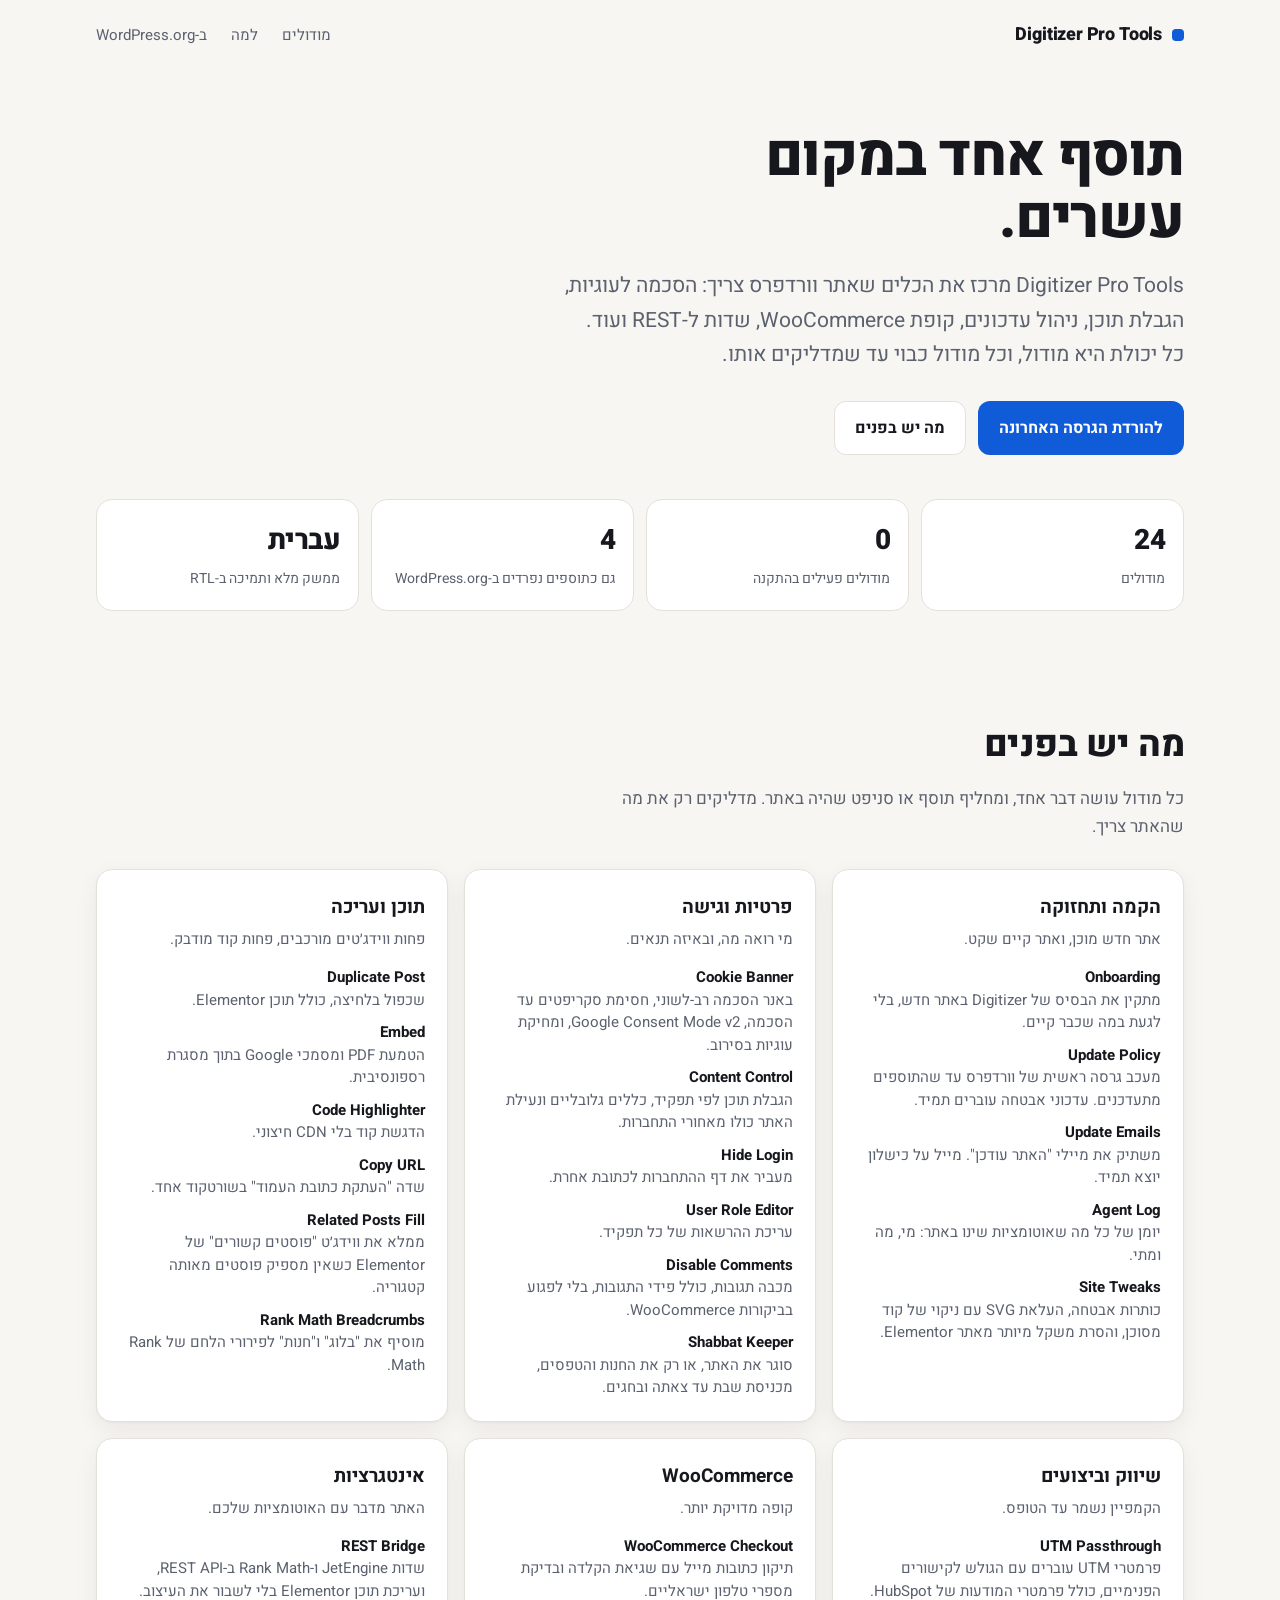
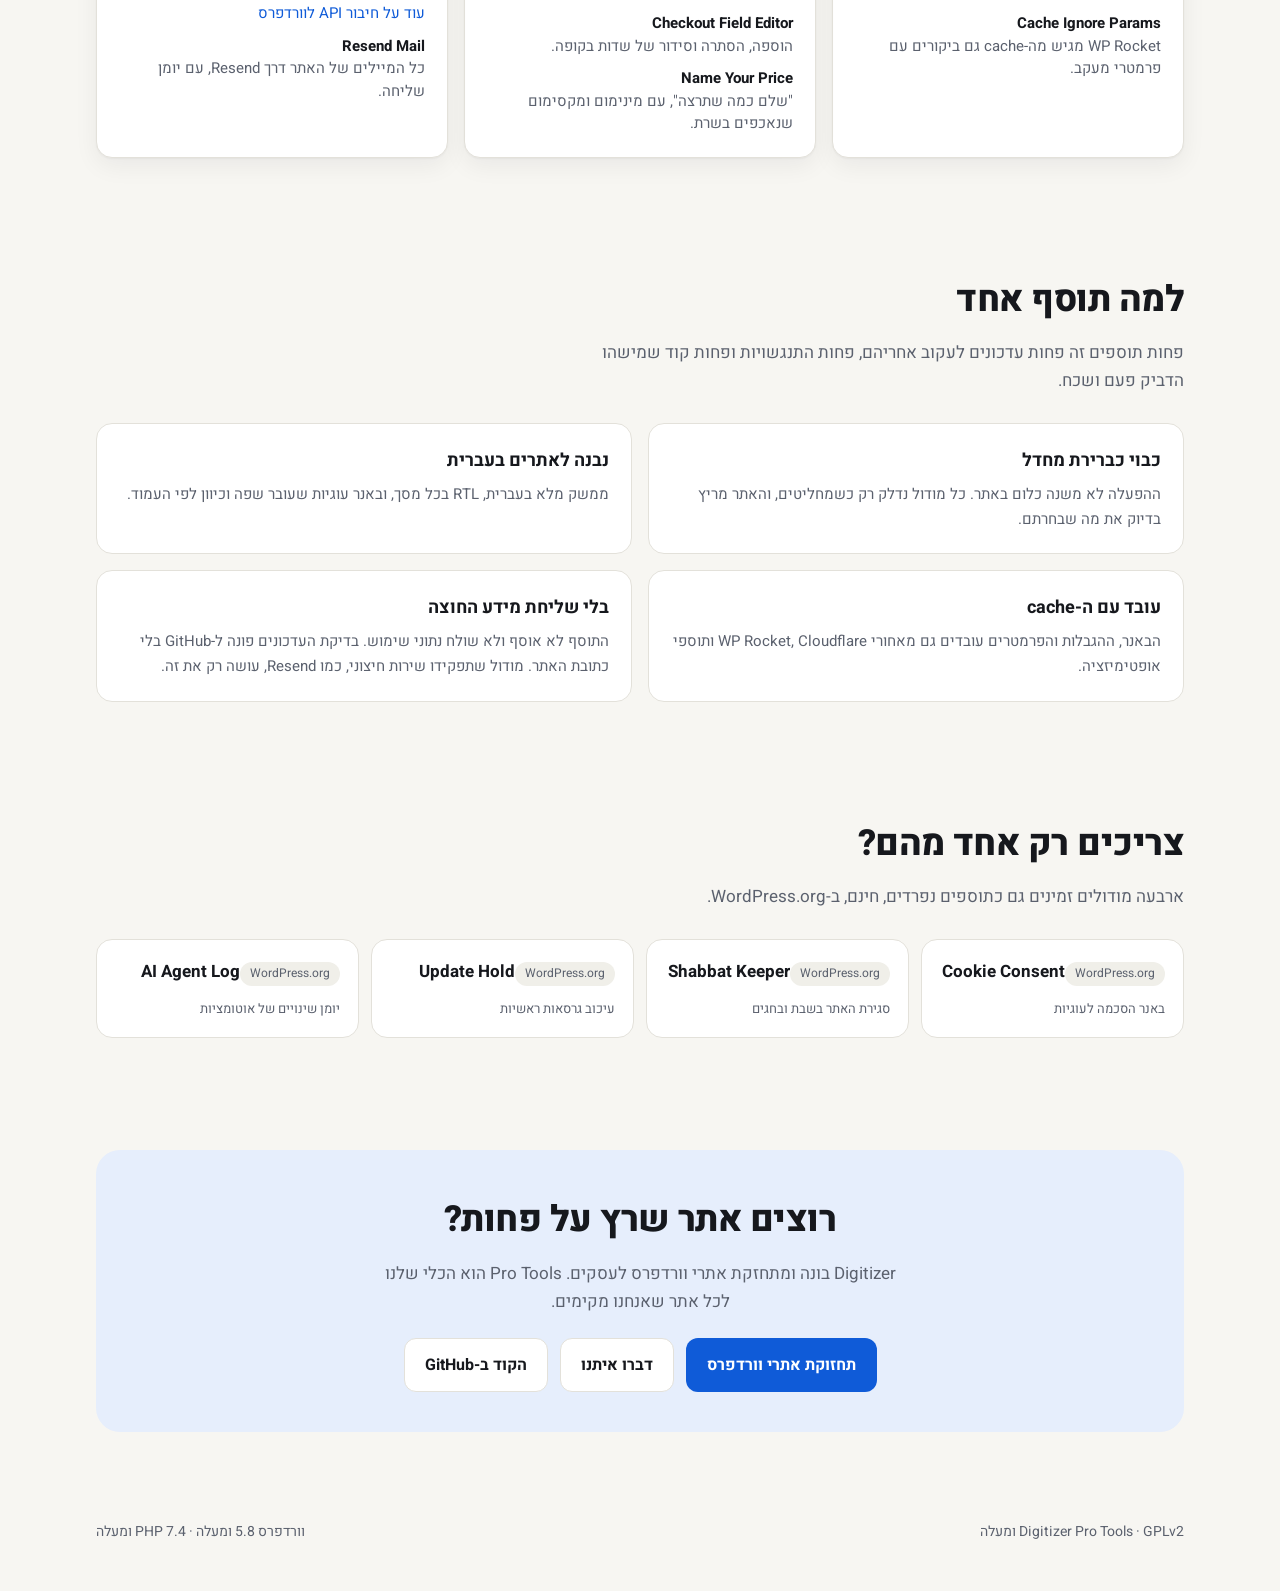
<file: docs/landing/index.html>
<!doctype html>
<html lang="he" dir="rtl">
<head>
<meta charset="utf-8">
<meta name="viewport" content="width=device-width, initial-scale=1">
<title>Digitizer Pro Tools: תוסף וורדפרס אחד במקום עשרים | Digitizer</title>
<meta name="description" content="תוסף וורדפרס בעברית שמחליף עשרות תוספים וסניפטים: באנר עוגיות, סגירת האתר בשבת, הגבלת תוכן, קופת WooCommerce ועוד. כל מודול כבוי עד שמדליקים אותו.">
<link rel="preconnect" href="https://fonts.googleapis.com">
<link href="https://fonts.googleapis.com/css2?family=Heebo:wght@400;500;700;800&display=swap" rel="stylesheet">
<style>
:root{
  --bg:#f7f6f2; --surface:#ffffff; --ink:#16181d; --muted:#5b616e; --line:#e3e1da;
  --accent:#0f5bd8; --accent-ink:#ffffff; --accent-soft:#e6eefc; --chip:#f0efe9;
  --radius:16px; --shadow:0 1px 2px rgba(0,0,0,.04),0 8px 24px rgba(16,24,40,.06);
}
@media (prefers-color-scheme: dark){
  :root:not([data-theme="light"]){
    --bg:#0f1115; --surface:#171a21; --ink:#eef0f4; --muted:#a3a9b6; --line:#262a33;
    --accent:#6ea2ff; --accent-ink:#0b1020; --accent-soft:#1a2540; --chip:#1f232c;
    --shadow:0 1px 2px rgba(0,0,0,.3),0 8px 24px rgba(0,0,0,.35);
  }
}
:root[data-theme="dark"]{
  --bg:#0f1115; --surface:#171a21; --ink:#eef0f4; --muted:#a3a9b6; --line:#262a33;
  --accent:#6ea2ff; --accent-ink:#0b1020; --accent-soft:#1a2540; --chip:#1f232c;
  --shadow:0 1px 2px rgba(0,0,0,.3),0 8px 24px rgba(0,0,0,.35);
}
*{box-sizing:border-box}
html{-webkit-text-size-adjust:100%}
body{margin:0;background:var(--bg);color:var(--ink);font:400 17px/1.65 Heebo,system-ui,-apple-system,"Segoe UI",Arial,sans-serif}
a{color:var(--accent);text-decoration:none}
a:hover{text-decoration:underline}
.wrap{max-width:1120px;margin:0 auto;padding:0 16px}
header.top{display:flex;align-items:center;justify-content:space-between;padding:20px 0}
.brand{font-weight:800;letter-spacing:-.01em;font-size:18px;display:flex;gap:10px;align-items:center}
.brand .dot{width:12px;height:12px;border-radius:4px;background:var(--accent)}
.top nav a{color:var(--muted);margin-inline-start:20px;font-size:15px}
.hero{padding:56px 0 40px}
.hero h1{font-size:clamp(34px,6vw,58px);line-height:1.08;letter-spacing:-.02em;margin:0 0 18px;font-weight:800;max-width:15ch}
.hero p.lead{font-size:clamp(18px,2.2vw,21px);color:var(--muted);max-width:52ch;margin:0 0 28px}
.cta{display:flex;gap:12px;flex-wrap:wrap}
.btn{display:inline-flex;align-items:center;gap:8px;padding:13px 20px;border-radius:12px;font-weight:700;font-size:16px;border:1px solid transparent}
.btn.primary{background:var(--accent);color:var(--accent-ink)}
.btn.ghost{border-color:var(--line);color:var(--ink);background:var(--surface)}
.btn:hover{text-decoration:none;filter:brightness(1.05)}
.facts{display:grid;grid-template-columns:repeat(4,1fr);gap:12px;margin:44px 0 8px}
.fact{background:var(--surface);border:1px solid var(--line);border-radius:var(--radius);padding:18px}
.fact b{display:block;font-size:28px;font-weight:800;letter-spacing:-.02em}
.fact span{color:var(--muted);font-size:14px}
section{padding:56px 0}
h2{font-size:clamp(26px,3.6vw,36px);letter-spacing:-.015em;margin:0 0 10px;font-weight:800}
.sub{color:var(--muted);margin:0 0 28px;max-width:60ch}
.groups{display:grid;grid-template-columns:repeat(3,1fr);gap:16px}
.group{background:var(--surface);border:1px solid var(--line);border-radius:var(--radius);padding:22px;box-shadow:var(--shadow)}
.group h3{margin:0 0 4px;font-size:19px}
.group p.g{margin:0 0 14px;color:var(--muted);font-size:15px}
.group ul{list-style:none;margin:0;padding:0;display:grid;gap:10px}
.group li{font-size:15px;line-height:1.5}
.group li b{display:block;font-weight:700}
.group li span{color:var(--muted)}
.why{display:grid;grid-template-columns:repeat(2,1fr);gap:16px}
.why div{background:var(--surface);border:1px solid var(--line);border-radius:var(--radius);padding:22px}
.why h3{margin:0 0 6px;font-size:18px}
.why p{margin:0;color:var(--muted);font-size:15px}
.stand{display:grid;grid-template-columns:repeat(4,1fr);gap:12px}
.stand a{display:block;background:var(--surface);border:1px solid var(--line);border-radius:var(--radius);padding:18px;color:var(--ink)}
.stand a:hover{border-color:var(--accent);text-decoration:none}
.stand small{display:block;color:var(--muted);font-size:13px;margin-top:4px}
.chip{display:inline-block;background:var(--chip);border-radius:999px;padding:2px 10px;font-size:12px;color:var(--muted);margin-bottom:8px}
.final{background:var(--accent-soft);border-radius:24px;padding:40px 28px;text-align:center}
.final p{color:var(--muted);margin:0 auto 22px;max-width:52ch}
footer{padding:32px 0 48px;color:var(--muted);font-size:14px;display:flex;justify-content:space-between;flex-wrap:wrap;gap:12px}
code{font-family:ui-monospace,SFMono-Regular,Menlo,monospace;font-size:.88em;background:var(--chip);padding:1px 6px;border-radius:6px;direction:ltr;unicode-bidi:isolate}
@media (max-width:900px){.groups{grid-template-columns:1fr 1fr}.stand{grid-template-columns:1fr 1fr}.facts{grid-template-columns:1fr 1fr}}
@media (max-width:620px){.groups,.why,.stand{grid-template-columns:1fr}.top nav{display:none}.hero{padding-top:28px}section{padding:40px 0}}
</style>
</head>
<body>
<div class="wrap">
  <header class="top">
    <div class="brand"><span class="dot" aria-hidden="true"></span>Digitizer Pro Tools</div>
    <nav aria-label="ניווט">
      <a href="#modules">מודולים</a>
      <a href="#why">למה</a>
      <a href="#wporg">ב-WordPress.org</a>
    </nav>
  </header>

  <section class="hero" aria-labelledby="h1">
    <h1 id="h1">תוסף אחד במקום עשרים.</h1>
    <p class="lead">Digitizer Pro Tools מרכז את הכלים שאתר וורדפרס צריך: הסכמה לעוגיות, הגבלת תוכן, ניהול עדכונים, קופת WooCommerce, שדות ל-REST ועוד. כל יכולת היא מודול, וכל מודול כבוי עד שמדליקים אותו.</p>
    <div class="cta">
      <a class="btn primary" href="https://github.com/Digitizers/digitizer-pro-tools/releases/latest">להורדת הגרסה האחרונה</a>
      <a class="btn ghost" href="#modules">מה יש בפנים</a>
    </div>
    <div class="facts" role="list">
      <div class="fact" role="listitem"><b>24</b><span>מודולים</span></div>
      <div class="fact" role="listitem"><b>0</b><span>מודולים פעילים בהתקנה</span></div>
      <div class="fact" role="listitem"><b>4</b><span>גם כתוספים נפרדים ב-WordPress.org</span></div>
      <div class="fact" role="listitem"><b>עברית</b><span>ממשק מלא ותמיכה ב-RTL</span></div>
    </div>
  </section>

  <section id="modules" aria-labelledby="h-mod">
    <h2 id="h-mod">מה יש בפנים</h2>
    <p class="sub">כל מודול עושה דבר אחד, ומחליף תוסף או סניפט שהיה באתר. מדליקים רק את מה שהאתר צריך.</p>
    <div class="groups">
      <div class="group">
        <h3>הקמה ותחזוקה</h3><p class="g">אתר חדש מוכן, ואתר קיים שקט.</p>
        <ul>
          <li><b>Onboarding</b><span>מתקין את הבסיס של Digitizer באתר חדש, בלי לגעת במה שכבר קיים.</span></li>
          <li><b>Update Policy</b><span>מעכב גרסה ראשית של וורדפרס עד שהתוספים מתעדכנים. עדכוני אבטחה עוברים תמיד.</span></li>
          <li><b>Update Emails</b><span>משתיק את מיילי "האתר עודכן". מייל על כישלון יוצא תמיד.</span></li>
          <li><b>Agent Log</b><span>יומן של כל מה שאוטומציות שינו באתר: מי, מה ומתי.</span></li>
          <li><b>Site Tweaks</b><span>כותרות אבטחה, העלאת SVG עם ניקוי של קוד מסוכן, והסרת משקל מיותר מאתר Elementor.</span></li>
        </ul>
      </div>
      <div class="group">
        <h3>פרטיות וגישה</h3><p class="g">מי רואה מה, ובאיזה תנאים.</p>
        <ul>
          <li><b>Cookie Banner</b><span>באנר הסכמה רב-לשוני, חסימת סקריפטים עד הסכמה, Google Consent Mode v2, ומחיקת עוגיות בסירוב.</span></li>
          <li><b>Content Control</b><span>הגבלת תוכן לפי תפקיד, כללים גלובליים ונעילת האתר כולו מאחורי התחברות.</span></li>
          <li><b>Hide Login</b><span>מעביר את דף ההתחברות לכתובת אחרת.</span></li>
          <li><b>User Role Editor</b><span>עריכת ההרשאות של כל תפקיד.</span></li>
          <li><b>Disable Comments</b><span>מכבה תגובות, כולל פידי התגובות, בלי לפגוע בביקורות WooCommerce.</span></li>
          <li><b>Shabbat Keeper</b><span>סוגר את האתר, או רק את החנות והטפסים, מכניסת שבת עד צאתה ובחגים.</span></li>
        </ul>
      </div>
      <div class="group">
        <h3>תוכן ועריכה</h3><p class="g">פחות ווידג׳טים מורכבים, פחות קוד מודבק.</p>
        <ul>
          <li><b>Duplicate Post</b><span>שכפול בלחיצה, כולל תוכן Elementor.</span></li>
          <li><b>Embed</b><span>הטמעת PDF ומסמכי Google בתוך מסגרת רספונסיבית.</span></li>
          <li><b>Code Highlighter</b><span>הדגשת קוד בלי CDN חיצוני.</span></li>
          <li><b>Copy URL</b><span>שדה "העתקת כתובת העמוד" בשורטקוד אחד.</span></li>
          <li><b>Related Posts Fill</b><span>ממלא את ווידג׳ט "פוסטים קשורים" של Elementor כשאין מספיק פוסטים מאותה קטגוריה.</span></li>
          <li><b>Rank Math Breadcrumbs</b><span>מוסיף את "בלוג" ו"חנות" לפירורי הלחם של Rank Math.</span></li>
        </ul>
      </div>
      <div class="group">
        <h3>שיווק וביצועים</h3><p class="g">הקמפיין נשמר עד הטופס.</p>
        <ul>
          <li><b>UTM Passthrough</b><span>פרמטרי UTM עוברים עם הגולש לקישורים הפנימיים, כולל פרמטרי המודעות של HubSpot.</span></li>
          <li><b>Cache Ignore Params</b><span>WP Rocket מגיש מה-cache גם ביקורים עם פרמטרי מעקב.</span></li>
        </ul>
      </div>
      <div class="group">
        <h3>WooCommerce</h3><p class="g">קופה מדויקת יותר.</p>
        <ul>
          <li><b>WooCommerce Checkout</b><span>תיקון כתובות מייל עם שגיאת הקלדה ובדיקת מספרי טלפון ישראליים.</span></li>
          <li><b>Checkout Field Editor</b><span>הוספה, הסתרה וסידור של שדות בקופה.</span></li>
          <li><b>Name Your Price</b><span>"שלם כמה שתרצה", עם מינימום ומקסימום שנאכפים בשרת.</span></li>
        </ul>
      </div>
      <div class="group">
        <h3>אינטגרציות</h3><p class="g">האתר מדבר עם האוטומציות שלכם.</p>
        <ul>
          <li><b>REST Bridge</b><span>שדות JetEngine ו-Rank Math ב-REST API, ועריכת תוכן Elementor בלי לשבור את העיצוב. <a href="https://www.digitizer.co.il/wordpress-api-pro/">עוד על חיבור API לוורדפרס</a></span></li>
          <li><b>Resend Mail</b><span>כל המיילים של האתר דרך Resend, עם יומן שליחה.</span></li>
        </ul>
      </div>
    </div>
  </section>

  <section id="why" aria-labelledby="h-why">
    <h2 id="h-why">למה תוסף אחד</h2>
    <p class="sub">פחות תוספים זה פחות עדכונים לעקוב אחריהם, פחות התנגשויות ופחות קוד שמישהו הדביק פעם ושכח.</p>
    <div class="why">
      <div><h3>כבוי כברירת מחדל</h3><p>ההפעלה לא משנה כלום באתר. כל מודול נדלק רק כשמחליטים, והאתר מריץ בדיוק את מה שבחרתם.</p></div>
      <div><h3>נבנה לאתרים בעברית</h3><p>ממשק מלא בעברית, RTL בכל מסך, ובאנר עוגיות שעובר שפה וכיוון לפי העמוד.</p></div>
      <div><h3>עובד עם ה-cache</h3><p>הבאנר, ההגבלות והפרמטרים עובדים גם מאחורי WP Rocket, Cloudflare ותוספי אופטימיזציה.</p></div>
      <div><h3>בלי שליחת מידע החוצה</h3><p>התוסף לא אוסף ולא שולח נתוני שימוש. בדיקת העדכונים פונה ל-GitHub בלי כתובת האתר. מודול שתפקידו שירות חיצוני, כמו Resend, עושה רק את זה.</p></div>
    </div>
  </section>

  <section id="wporg" aria-labelledby="h-wp">
    <h2 id="h-wp">צריכים רק אחד מהם?</h2>
    <p class="sub">ארבעה מודולים זמינים גם כתוספים נפרדים, חינם, ב-WordPress.org.</p>
    <div class="stand">
      <a href="https://wordpress.org/plugins/digitizer-cookie-consent/"><span class="chip">WordPress.org</span><b>Cookie Consent</b><small>באנר הסכמה לעוגיות</small></a>
      <a href="https://wordpress.org/plugins/digitizer-shabbat-keeper/"><span class="chip">WordPress.org</span><b>Shabbat Keeper</b><small>סגירת האתר בשבת ובחגים</small></a>
      <a href="https://wordpress.org/plugins/digitizer-update-hold/"><span class="chip">WordPress.org</span><b>Update Hold</b><small>עיכוב גרסאות ראשיות</small></a>
      <a href="https://wordpress.org/plugins/digitizer-ai-agent-log/"><span class="chip">WordPress.org</span><b>AI Agent Log</b><small>יומן שינויים של אוטומציות</small></a>
    </div>
  </section>

  <section aria-labelledby="h-final">
    <div class="final">
      <h2 id="h-final">רוצים אתר שרץ על פחות?</h2>
      <p>Digitizer בונה ומתחזקת אתרי וורדפרס לעסקים. Pro Tools הוא הכלי שלנו לכל אתר שאנחנו מקימים.</p>
      <div class="cta" style="justify-content:center">
        <a class="btn primary" href="https://www.digitizer.co.il/wordpress-maintenance/">תחזוקת אתרי וורדפרס</a>
        <a class="btn ghost" href="https://www.digitizer.co.il/contact-us/">דברו איתנו</a>
        <a class="btn ghost" href="https://github.com/Digitizers/digitizer-pro-tools">הקוד ב-GitHub</a>
      </div>
    </div>
  </section>

  <footer>
    <span>Digitizer Pro Tools · GPLv2 ומעלה</span>
    <span>וורדפרס 5.8 ומעלה · PHP 7.4 ומעלה</span>
  </footer>
</div>
</body>
</html>
</file>
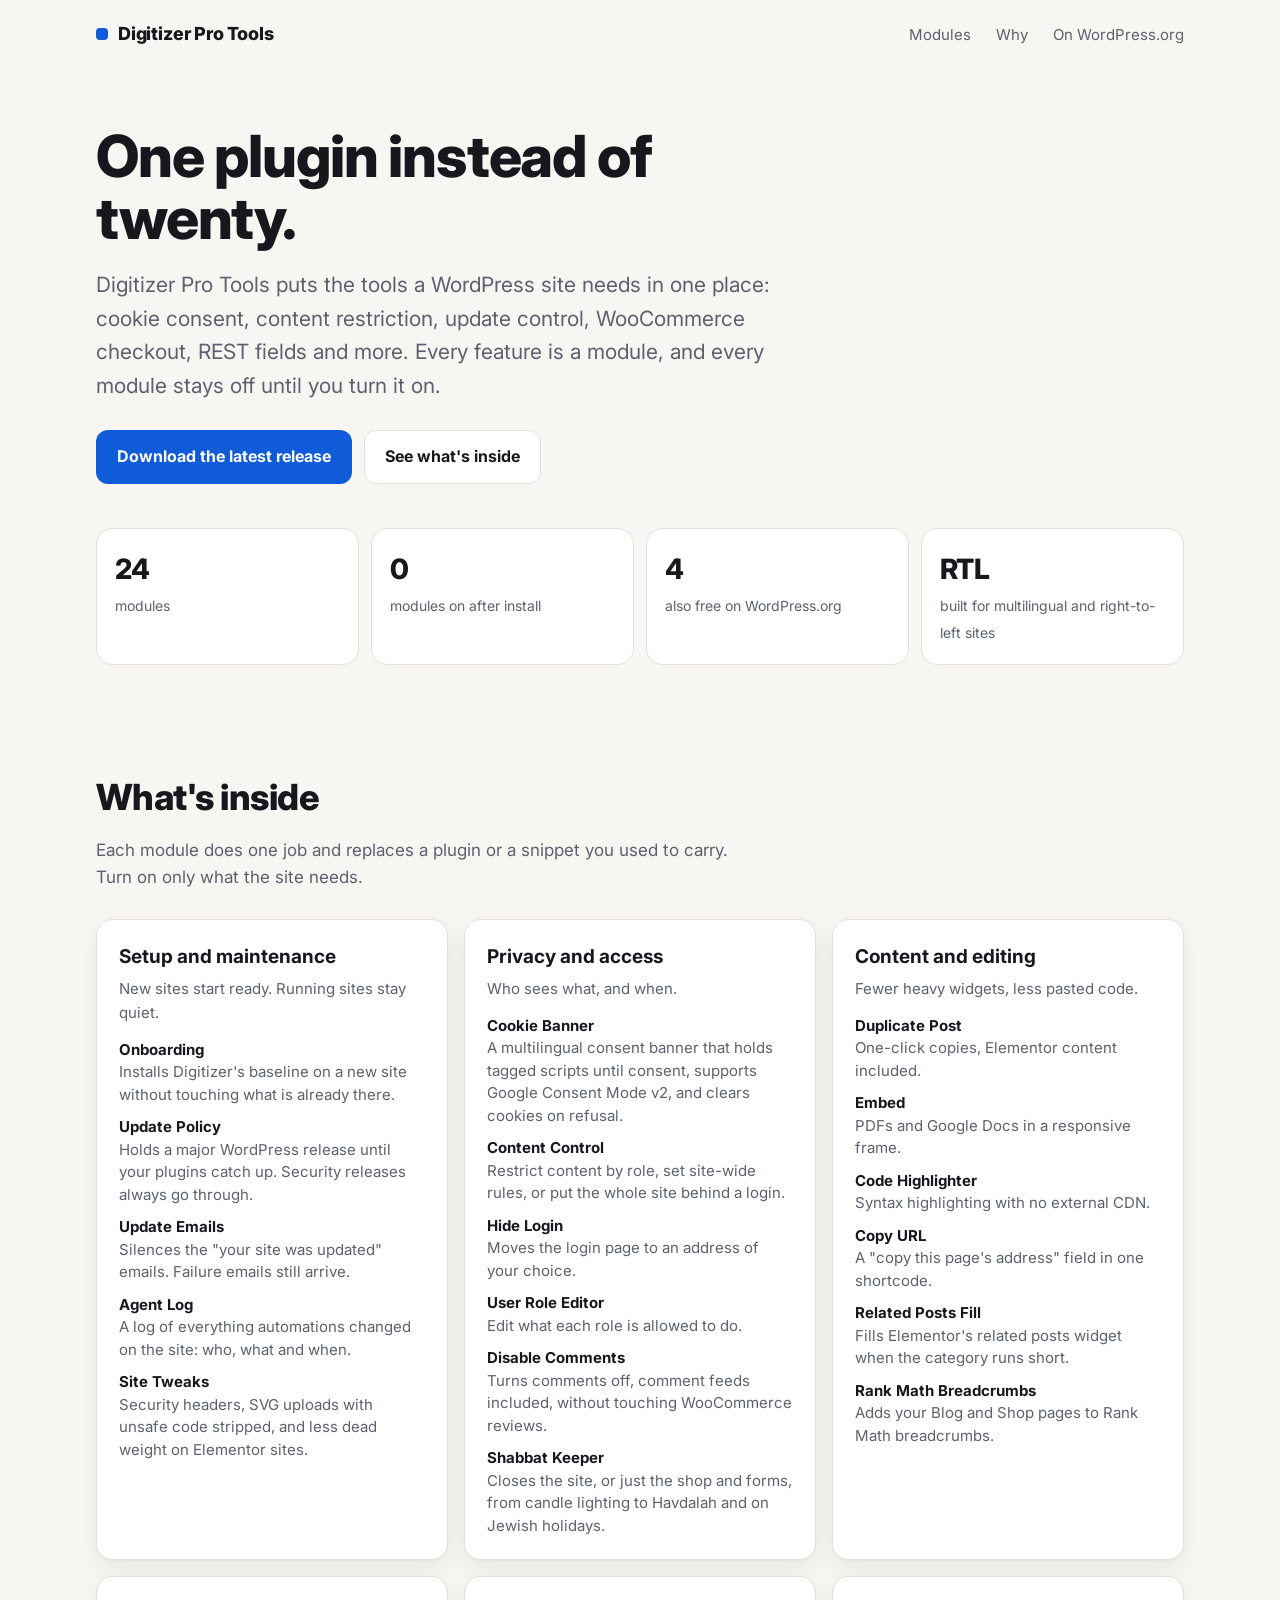
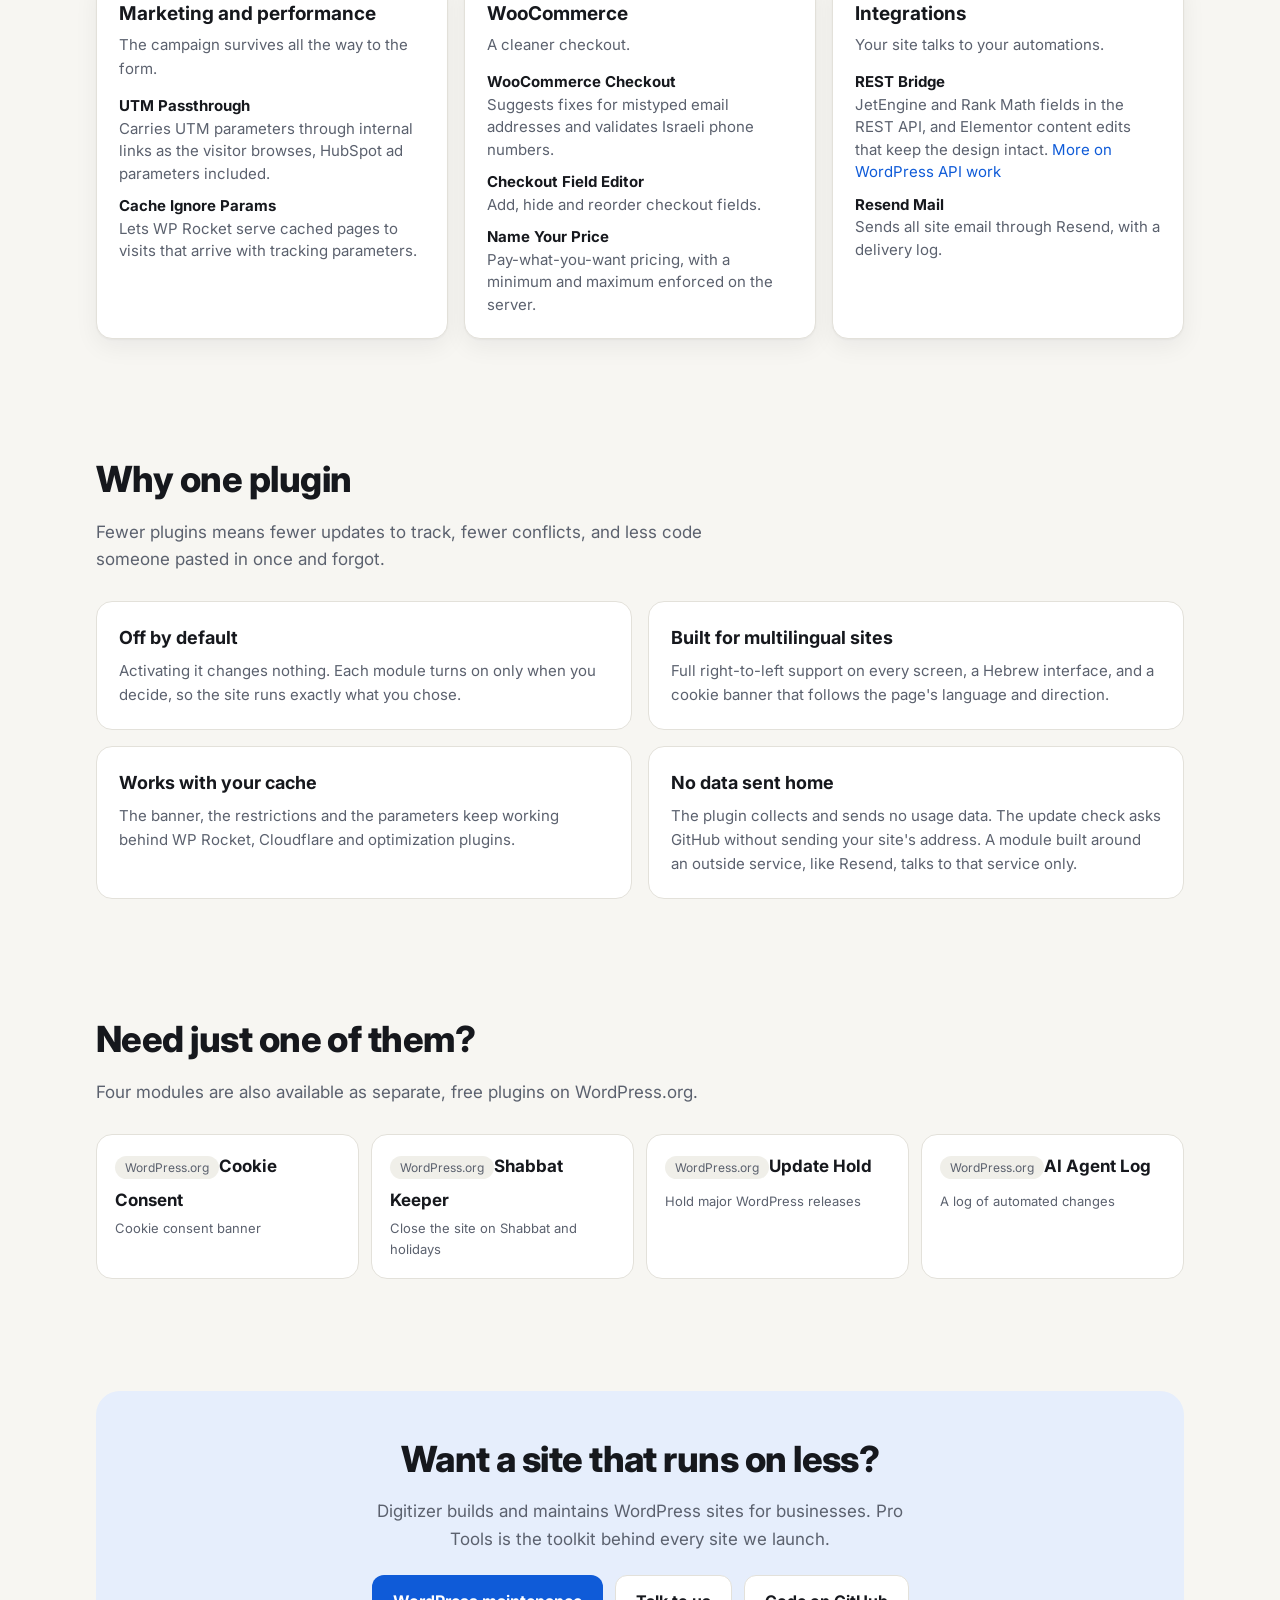
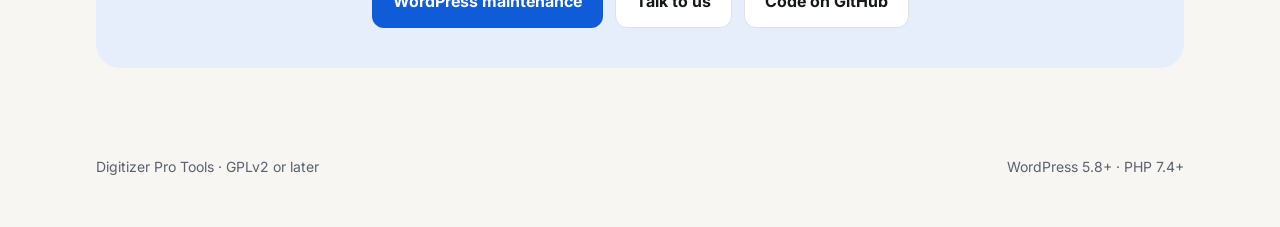
<file: docs/landing/index.en.html>
<!doctype html>
<html lang="en" dir="ltr">
<head>
<meta charset="utf-8">
<meta name="viewport" content="width=device-width, initial-scale=1">
<title>Digitizer Pro Tools: One WordPress Plugin Instead of Twenty | Digitizer</title>
<meta name="description" content="One WordPress plugin that replaces dozens of plugins and snippets: cookie consent, Shabbat closure, content control, WooCommerce checkout and more.">
<link rel="preconnect" href="https://fonts.googleapis.com">
<link href="https://fonts.googleapis.com/css2?family=Inter:wght@400;500;700;800&display=swap" rel="stylesheet">
<style>
:root{
  --bg:#f7f6f2; --surface:#ffffff; --ink:#16181d; --muted:#5b616e; --line:#e3e1da;
  --accent:#0f5bd8; --accent-ink:#ffffff; --accent-soft:#e6eefc; --chip:#f0efe9;
  --radius:16px; --shadow:0 1px 2px rgba(0,0,0,.04),0 8px 24px rgba(16,24,40,.06);
}
@media (prefers-color-scheme: dark){
  :root:not([data-theme="light"]){
    --bg:#0f1115; --surface:#171a21; --ink:#eef0f4; --muted:#a3a9b6; --line:#262a33;
    --accent:#6ea2ff; --accent-ink:#0b1020; --accent-soft:#1a2540; --chip:#1f232c;
    --shadow:0 1px 2px rgba(0,0,0,.3),0 8px 24px rgba(0,0,0,.35);
  }
}
:root[data-theme="dark"]{
  --bg:#0f1115; --surface:#171a21; --ink:#eef0f4; --muted:#a3a9b6; --line:#262a33;
  --accent:#6ea2ff; --accent-ink:#0b1020; --accent-soft:#1a2540; --chip:#1f232c;
  --shadow:0 1px 2px rgba(0,0,0,.3),0 8px 24px rgba(0,0,0,.35);
}
*{box-sizing:border-box}
html{-webkit-text-size-adjust:100%}
body{margin:0;background:var(--bg);color:var(--ink);font:400 17px/1.6 Inter,system-ui,-apple-system,"Segoe UI",Arial,sans-serif}
a{color:var(--accent);text-decoration:none}
a:hover{text-decoration:underline}
.wrap{max-width:1120px;margin:0 auto;padding:0 16px}
header.top{display:flex;align-items:center;justify-content:space-between;padding:20px 0}
.brand{font-weight:800;letter-spacing:-.01em;font-size:18px;display:flex;gap:10px;align-items:center}
.brand .dot{width:12px;height:12px;border-radius:4px;background:var(--accent)}
.top nav a{color:var(--muted);margin-inline-start:20px;font-size:15px}
.hero{padding:56px 0 40px}
.hero h1{font-size:clamp(34px,6vw,58px);line-height:1.08;letter-spacing:-.02em;margin:0 0 18px;font-weight:800;max-width:15ch}
.hero p.lead{font-size:clamp(18px,2.2vw,21px);color:var(--muted);max-width:52ch;margin:0 0 28px}
.cta{display:flex;gap:12px;flex-wrap:wrap}
.btn{display:inline-flex;align-items:center;gap:8px;padding:13px 20px;border-radius:12px;font-weight:700;font-size:16px;border:1px solid transparent}
.btn.primary{background:var(--accent);color:var(--accent-ink)}
.btn.ghost{border-color:var(--line);color:var(--ink);background:var(--surface)}
.btn:hover{text-decoration:none;filter:brightness(1.05)}
.facts{display:grid;grid-template-columns:repeat(4,1fr);gap:12px;margin:44px 0 8px}
.fact{background:var(--surface);border:1px solid var(--line);border-radius:var(--radius);padding:18px}
.fact b{display:block;font-size:28px;font-weight:800;letter-spacing:-.02em}
.fact span{color:var(--muted);font-size:14px}
section{padding:56px 0}
h2{font-size:clamp(26px,3.6vw,36px);letter-spacing:-.015em;margin:0 0 10px;font-weight:800}
.sub{color:var(--muted);margin:0 0 28px;max-width:60ch}
.groups{display:grid;grid-template-columns:repeat(3,1fr);gap:16px}
.group{background:var(--surface);border:1px solid var(--line);border-radius:var(--radius);padding:22px;box-shadow:var(--shadow)}
.group h3{margin:0 0 4px;font-size:19px}
.group p.g{margin:0 0 14px;color:var(--muted);font-size:15px}
.group ul{list-style:none;margin:0;padding:0;display:grid;gap:10px}
.group li{font-size:15px;line-height:1.5}
.group li b{display:block;font-weight:700}
.group li span{color:var(--muted)}
.why{display:grid;grid-template-columns:repeat(2,1fr);gap:16px}
.why div{background:var(--surface);border:1px solid var(--line);border-radius:var(--radius);padding:22px}
.why h3{margin:0 0 6px;font-size:18px}
.why p{margin:0;color:var(--muted);font-size:15px}
.stand{display:grid;grid-template-columns:repeat(4,1fr);gap:12px}
.stand a{display:block;background:var(--surface);border:1px solid var(--line);border-radius:var(--radius);padding:18px;color:var(--ink)}
.stand a:hover{border-color:var(--accent);text-decoration:none}
.stand small{display:block;color:var(--muted);font-size:13px;margin-top:4px}
.chip{display:inline-block;background:var(--chip);border-radius:999px;padding:2px 10px;font-size:12px;color:var(--muted);margin-bottom:8px}
.final{background:var(--accent-soft);border-radius:24px;padding:40px 28px;text-align:center}
.final p{color:var(--muted);margin:0 auto 22px;max-width:52ch}
footer{padding:32px 0 48px;color:var(--muted);font-size:14px;display:flex;justify-content:space-between;flex-wrap:wrap;gap:12px}
code{font-family:ui-monospace,SFMono-Regular,Menlo,monospace;font-size:.88em;background:var(--chip);padding:1px 6px;border-radius:6px;direction:ltr;unicode-bidi:isolate}
@media (max-width:900px){.groups{grid-template-columns:1fr 1fr}.stand{grid-template-columns:1fr 1fr}.facts{grid-template-columns:1fr 1fr}}
@media (max-width:620px){.groups,.why,.stand{grid-template-columns:1fr}.top nav{display:none}.hero{padding-top:28px}section{padding:40px 0}}
</style>
</head>
<body>
<div class="wrap">
  <header class="top">
    <div class="brand"><span class="dot" aria-hidden="true"></span>Digitizer Pro Tools</div>
    <nav aria-label="Page">
      <a href="#modules">Modules</a>
      <a href="#why">Why</a>
      <a href="#wporg">On WordPress.org</a>
    </nav>
  </header>

  <section class="hero" aria-labelledby="h1">
    <h1 id="h1">One plugin instead of twenty.</h1>
    <p class="lead">Digitizer Pro Tools puts the tools a WordPress site needs in one place: cookie consent, content restriction, update control, WooCommerce checkout, REST fields and more. Every feature is a module, and every module stays off until you turn it on.</p>
    <div class="cta">
      <a class="btn primary" href="https://github.com/Digitizers/digitizer-pro-tools/releases/latest">Download the latest release</a>
      <a class="btn ghost" href="#modules">See what's inside</a>
    </div>
    <div class="facts" role="list">
      <div class="fact" role="listitem"><b>24</b><span>modules</span></div>
      <div class="fact" role="listitem"><b>0</b><span>modules on after install</span></div>
      <div class="fact" role="listitem"><b>4</b><span>also free on WordPress.org</span></div>
      <div class="fact" role="listitem"><b>RTL</b><span>built for multilingual and right-to-left sites</span></div>
    </div>
  </section>

  <section id="modules" aria-labelledby="h-mod">
    <h2 id="h-mod">What's inside</h2>
    <p class="sub">Each module does one job and replaces a plugin or a snippet you used to carry. Turn on only what the site needs.</p>
    <div class="groups">
      <div class="group">
        <h3>Setup and maintenance</h3><p class="g">New sites start ready. Running sites stay quiet.</p>
        <ul>
          <li><b>Onboarding</b><span>Installs Digitizer's baseline on a new site without touching what is already there.</span></li>
          <li><b>Update Policy</b><span>Holds a major WordPress release until your plugins catch up. Security releases always go through.</span></li>
          <li><b>Update Emails</b><span>Silences the "your site was updated" emails. Failure emails still arrive.</span></li>
          <li><b>Agent Log</b><span>A log of everything automations changed on the site: who, what and when.</span></li>
          <li><b>Site Tweaks</b><span>Security headers, SVG uploads with unsafe code stripped, and less dead weight on Elementor sites.</span></li>
        </ul>
      </div>
      <div class="group">
        <h3>Privacy and access</h3><p class="g">Who sees what, and when.</p>
        <ul>
          <li><b>Cookie Banner</b><span>A multilingual consent banner that holds tagged scripts until consent, supports Google Consent Mode v2, and clears cookies on refusal.</span></li>
          <li><b>Content Control</b><span>Restrict content by role, set site-wide rules, or put the whole site behind a login.</span></li>
          <li><b>Hide Login</b><span>Moves the login page to an address of your choice.</span></li>
          <li><b>User Role Editor</b><span>Edit what each role is allowed to do.</span></li>
          <li><b>Disable Comments</b><span>Turns comments off, comment feeds included, without touching WooCommerce reviews.</span></li>
          <li><b>Shabbat Keeper</b><span>Closes the site, or just the shop and forms, from candle lighting to Havdalah and on Jewish holidays.</span></li>
        </ul>
      </div>
      <div class="group">
        <h3>Content and editing</h3><p class="g">Fewer heavy widgets, less pasted code.</p>
        <ul>
          <li><b>Duplicate Post</b><span>One-click copies, Elementor content included.</span></li>
          <li><b>Embed</b><span>PDFs and Google Docs in a responsive frame.</span></li>
          <li><b>Code Highlighter</b><span>Syntax highlighting with no external CDN.</span></li>
          <li><b>Copy URL</b><span>A "copy this page's address" field in one shortcode.</span></li>
          <li><b>Related Posts Fill</b><span>Fills Elementor's related posts widget when the category runs short.</span></li>
          <li><b>Rank Math Breadcrumbs</b><span>Adds your Blog and Shop pages to Rank Math breadcrumbs.</span></li>
        </ul>
      </div>
      <div class="group">
        <h3>Marketing and performance</h3><p class="g">The campaign survives all the way to the form.</p>
        <ul>
          <li><b>UTM Passthrough</b><span>Carries UTM parameters through internal links as the visitor browses, HubSpot ad parameters included.</span></li>
          <li><b>Cache Ignore Params</b><span>Lets WP Rocket serve cached pages to visits that arrive with tracking parameters.</span></li>
        </ul>
      </div>
      <div class="group">
        <h3>WooCommerce</h3><p class="g">A cleaner checkout.</p>
        <ul>
          <li><b>WooCommerce Checkout</b><span>Suggests fixes for mistyped email addresses and validates Israeli phone numbers.</span></li>
          <li><b>Checkout Field Editor</b><span>Add, hide and reorder checkout fields.</span></li>
          <li><b>Name Your Price</b><span>Pay-what-you-want pricing, with a minimum and maximum enforced on the server.</span></li>
        </ul>
      </div>
      <div class="group">
        <h3>Integrations</h3><p class="g">Your site talks to your automations.</p>
        <ul>
          <li><b>REST Bridge</b><span>JetEngine and Rank Math fields in the REST API, and Elementor content edits that keep the design intact. <a href="https://www.digitizer.studio/wordpress-api-pro/">More on WordPress API work</a></span></li>
          <li><b>Resend Mail</b><span>Sends all site email through Resend, with a delivery log.</span></li>
        </ul>
      </div>
    </div>
  </section>

  <section id="why" aria-labelledby="h-why">
    <h2 id="h-why">Why one plugin</h2>
    <p class="sub">Fewer plugins means fewer updates to track, fewer conflicts, and less code someone pasted in once and forgot.</p>
    <div class="why">
      <div><h3>Off by default</h3><p>Activating it changes nothing. Each module turns on only when you decide, so the site runs exactly what you chose.</p></div>
      <div><h3>Built for multilingual sites</h3><p>Full right-to-left support on every screen, a Hebrew interface, and a cookie banner that follows the page's language and direction.</p></div>
      <div><h3>Works with your cache</h3><p>The banner, the restrictions and the parameters keep working behind WP Rocket, Cloudflare and optimization plugins.</p></div>
      <div><h3>No data sent home</h3><p>The plugin collects and sends no usage data. The update check asks GitHub without sending your site's address. A module built around an outside service, like Resend, talks to that service only.</p></div>
    </div>
  </section>

  <section id="wporg" aria-labelledby="h-wp">
    <h2 id="h-wp">Need just one of them?</h2>
    <p class="sub">Four modules are also available as separate, free plugins on WordPress.org.</p>
    <div class="stand">
      <a href="https://wordpress.org/plugins/digitizer-cookie-consent/"><span class="chip">WordPress.org</span><b>Cookie Consent</b><small>Cookie consent banner</small></a>
      <a href="https://wordpress.org/plugins/digitizer-shabbat-keeper/"><span class="chip">WordPress.org</span><b>Shabbat Keeper</b><small>Close the site on Shabbat and holidays</small></a>
      <a href="https://wordpress.org/plugins/digitizer-update-hold/"><span class="chip">WordPress.org</span><b>Update Hold</b><small>Hold major WordPress releases</small></a>
      <a href="https://wordpress.org/plugins/digitizer-ai-agent-log/"><span class="chip">WordPress.org</span><b>AI Agent Log</b><small>A log of automated changes</small></a>
    </div>
  </section>

  <section aria-labelledby="h-final">
    <div class="final">
      <h2 id="h-final">Want a site that runs on less?</h2>
      <p>Digitizer builds and maintains WordPress sites for businesses. Pro Tools is the toolkit behind every site we launch.</p>
      <div class="cta" style="justify-content:center">
        <a class="btn primary" href="https://www.digitizer.studio/wordpress-maintenance/">WordPress maintenance</a>
        <a class="btn ghost" href="https://www.digitizer.studio/contact-us/">Talk to us</a>
        <a class="btn ghost" href="https://github.com/Digitizers/digitizer-pro-tools">Code on GitHub</a>
      </div>
    </div>
  </section>

  <footer>
    <span>Digitizer Pro Tools · GPLv2 or later</span>
    <span>WordPress 5.8+ · PHP 7.4+</span>
  </footer>
</div>
</body>
</html>
</file>
